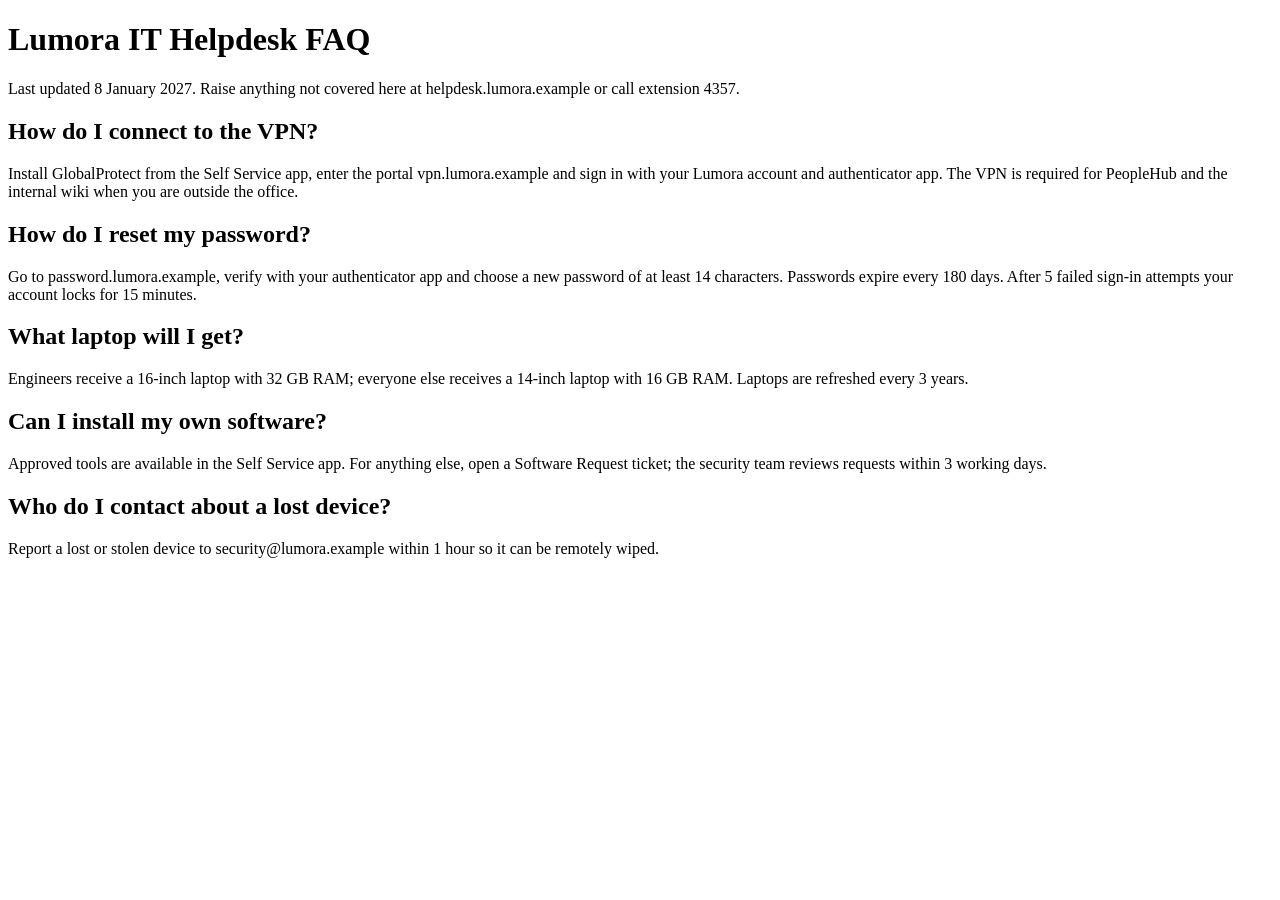
<file: sample_docs/lumora_it_helpdesk_faq.html>
<!doctype html>
<html lang="en"><head><meta charset="utf-8"><title>Lumora IT Helpdesk FAQ</title></head>
<body>
<h1>Lumora IT Helpdesk FAQ</h1>
<p>Last updated 8 January 2027. Raise anything not covered here at helpdesk.lumora.example or call extension 4357.</p>
<h2>How do I connect to the VPN?</h2>
<p>Install GlobalProtect from the Self Service app, enter the portal vpn.lumora.example and sign in with your
Lumora account and authenticator app. The VPN is required for PeopleHub and the internal wiki when you are
outside the office.</p>
<h2>How do I reset my password?</h2>
<p>Go to password.lumora.example, verify with your authenticator app and choose a new password of at least
14 characters. Passwords expire every 180 days. After 5 failed sign-in attempts your account locks for 15 minutes.</p>
<h2>What laptop will I get?</h2>
<p>Engineers receive a 16-inch laptop with 32 GB RAM; everyone else receives a 14-inch laptop with 16 GB RAM.
Laptops are refreshed every 3 years.</p>
<h2>Can I install my own software?</h2>
<p>Approved tools are available in the Self Service app. For anything else, open a Software Request ticket;
the security team reviews requests within 3 working days.</p>
<h2>Who do I contact about a lost device?</h2>
<p>Report a lost or stolen device to security@lumora.example within 1 hour so it can be remotely wiped.</p>
</body></html>
</file>
